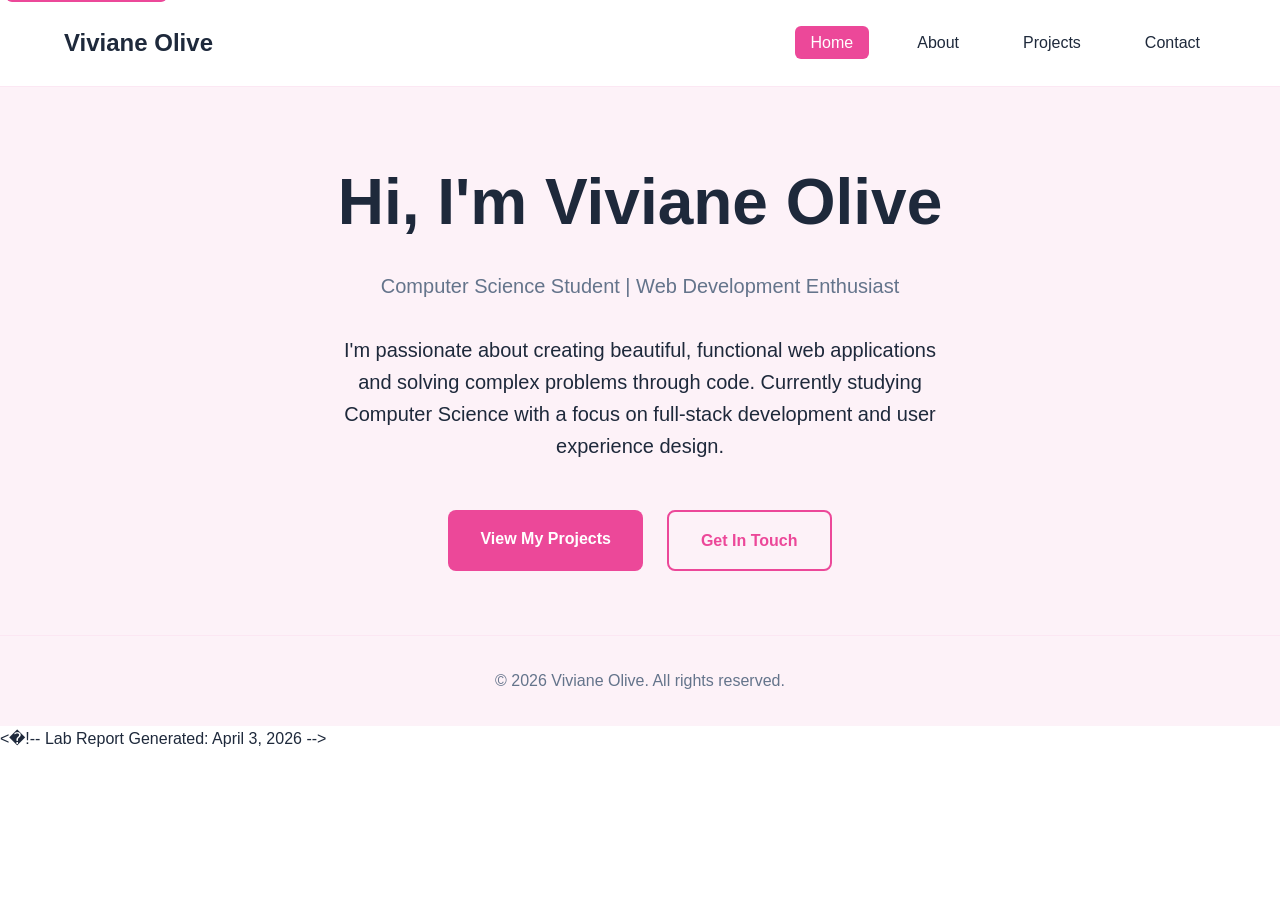
<file: index.html>
<!DOCTYPE html>
<html lang="en">
<head>
    <meta charset="UTF-8">
    <meta name="viewport" content="width=device-width, initial-scale=1.0">
    <meta name="description" content="Viviane Olive - Personal Portfolio Website">
    <title>Viviane Olive - Home</title>
    <link rel="stylesheet" href="css/style.css">
</head>
<body>
    <a href="#main" class="skip-link">Skip to main content</a>
    
    <header>
        <div class="container">
            <div class="header-content">
                <div class="logo">Viviane Olive</div>
                <nav>
                    <ul>
                        <li><a href="index.html" class="active">Home</a></li>
                        <li><a href="about.html">About</a></li>
                        <li><a href="projects.html">Projects</a></li>
                        <li><a href="contact.html">Contact</a></li>
                    </ul>
                </nav>
            </div>
        </div>
    </header>

    <main id="main">
        <section class="hero">
            <div class="container">
                <h1>Hi, I'm Viviane Olive</h1>
                <p class="tagline">Computer Science Student | Web Development Enthusiast</p>
                <p class="hero-description">
                    I'm passionate about creating beautiful, functional web applications and solving complex problems through code. Currently studying Computer Science with a focus on full-stack development and user experience design.
                </p>
                <div class="hero-buttons">
                    <a href="projects.html" class="btn btn-primary">View My Projects</a>
                    <a href="contact.html" class="btn btn-outline">Get In Touch</a>
                </div>
            </div>
        </section>
    </main>

    <footer>
        <div class="container">
            <p>&copy; <span id="year"></span> Viviane Olive. All rights reserved.</p>
        </div>
    </footer>

    <script src="js/script.js"></script>
</body>
</html>
< ! - -   L a b   R e p o r t   G e n e r a t e d :   A p r i l   3 ,   2 0 2 6   - - >  
 
</file>
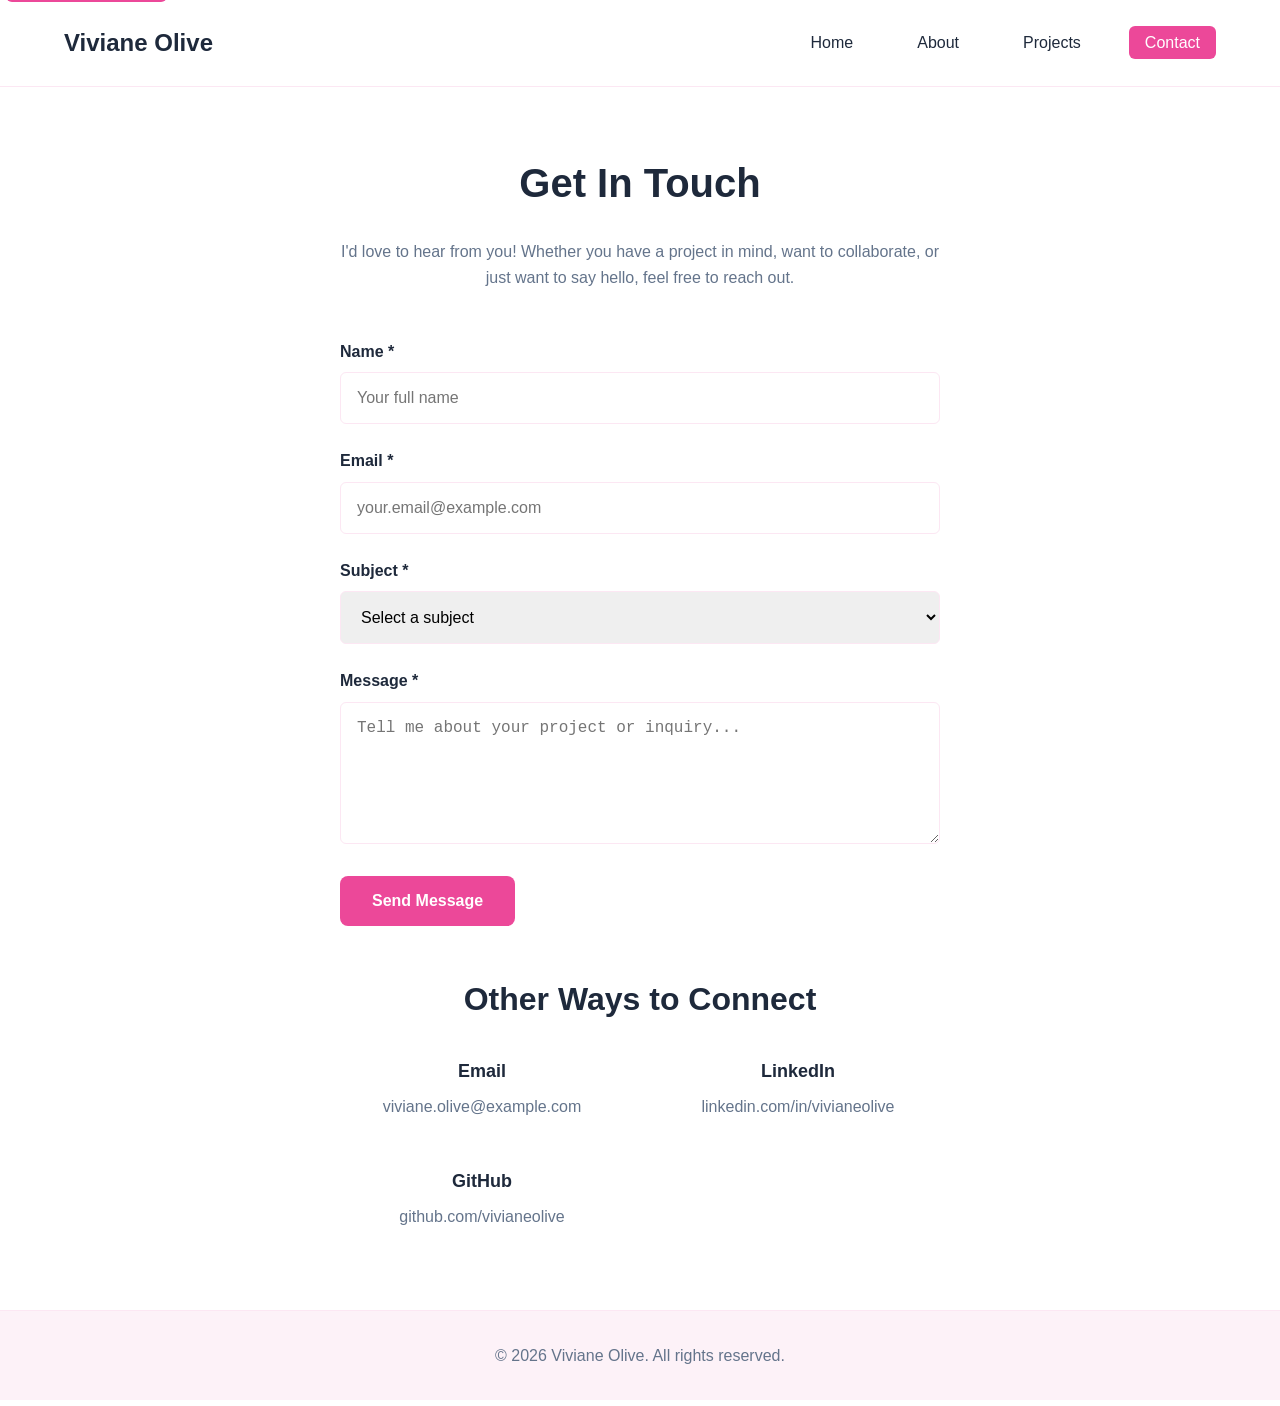
<file: contact.html>
<!DOCTYPE html>
<html lang="en">
<head>
    <meta charset="UTF-8">
    <meta name="viewport" content="width=device-width, initial-scale=1.0">
    <meta name="description" content="Contact Viviane Olive - Get in Touch">
    <title>Viviane Olive - Contact</title>
    <link rel="stylesheet" href="css/style.css">
</head>
<body>
    <a href="#main" class="skip-link">Skip to main content</a>
    
    <header>
        <div class="container">
            <div class="header-content">
                <div class="logo">Viviane Olive</div>
                <nav>
                    <ul>
                        <li><a href="index.html">Home</a></li>
                        <li><a href="about.html">About</a></li>
                        <li><a href="projects.html">Projects</a></li>
                        <li><a href="contact.html" class="active">Contact</a></li>
                    </ul>
                </nav>
            </div>
        </div>
    </header>

    <main id="main">
        <section class="contact">
            <div class="container">
                <h1>Get In Touch</h1>
                <p class="contact-intro">I'd love to hear from you! Whether you have a project in mind, want to collaborate, or just want to say hello, feel free to reach out.</p>
                
                <form class="contact-form" action="#" method="post">
                    <div class="form-group">
                        <label for="name">Name *</label>
                        <input type="text" id="name" name="name" required placeholder="Your full name">
                    </div>
                    
                    <div class="form-group">
                        <label for="email">Email *</label>
                        <input type="email" id="email" name="email" required placeholder="your.email@example.com">
                    </div>
                    
                    <div class="form-group">
                        <label for="subject">Subject *</label>
                        <select id="subject" name="subject" required>
                            <option value="">Select a subject</option>
                            <option value="project">Project Inquiry</option>
                            <option value="collaboration">Collaboration</option>
                            <option value="job">Job Opportunity</option>
                            <option value="general">General Question</option>
                            <option value="feedback">Feedback</option>
                        </select>
                    </div>
                    
                    <div class="form-group">
                        <label for="message">Message *</label>
                        <textarea id="message" name="message" required rows="6" placeholder="Tell me about your project or inquiry..."></textarea>
                    </div>
                    
                    <button type="submit" class="btn btn-primary">Send Message</button>
                </form>
                
                <div class="contact-info">
                    <h2>Other Ways to Connect</h2>
                    <div class="contact-methods">
                        <div class="contact-method">
                            <h3>Email</h3>
                            <p>viviane.olive@example.com</p>
                        </div>
                        <div class="contact-method">
                            <h3>LinkedIn</h3>
                            <p>linkedin.com/in/vivianeolive</p>
                        </div>
                        <div class="contact-method">
                            <h3>GitHub</h3>
                            <p>github.com/vivianeolive</p>
                        </div>
                    </div>
                </div>
            </div>
        </section>
    </main>

    <footer>
        <div class="container">
            <p>&copy; <span id="year"></span> Viviane Olive. All rights reserved.</p>
        </div>
    </footer>

    <script src="js/script.js"></script>
</body>
</html>
</file>
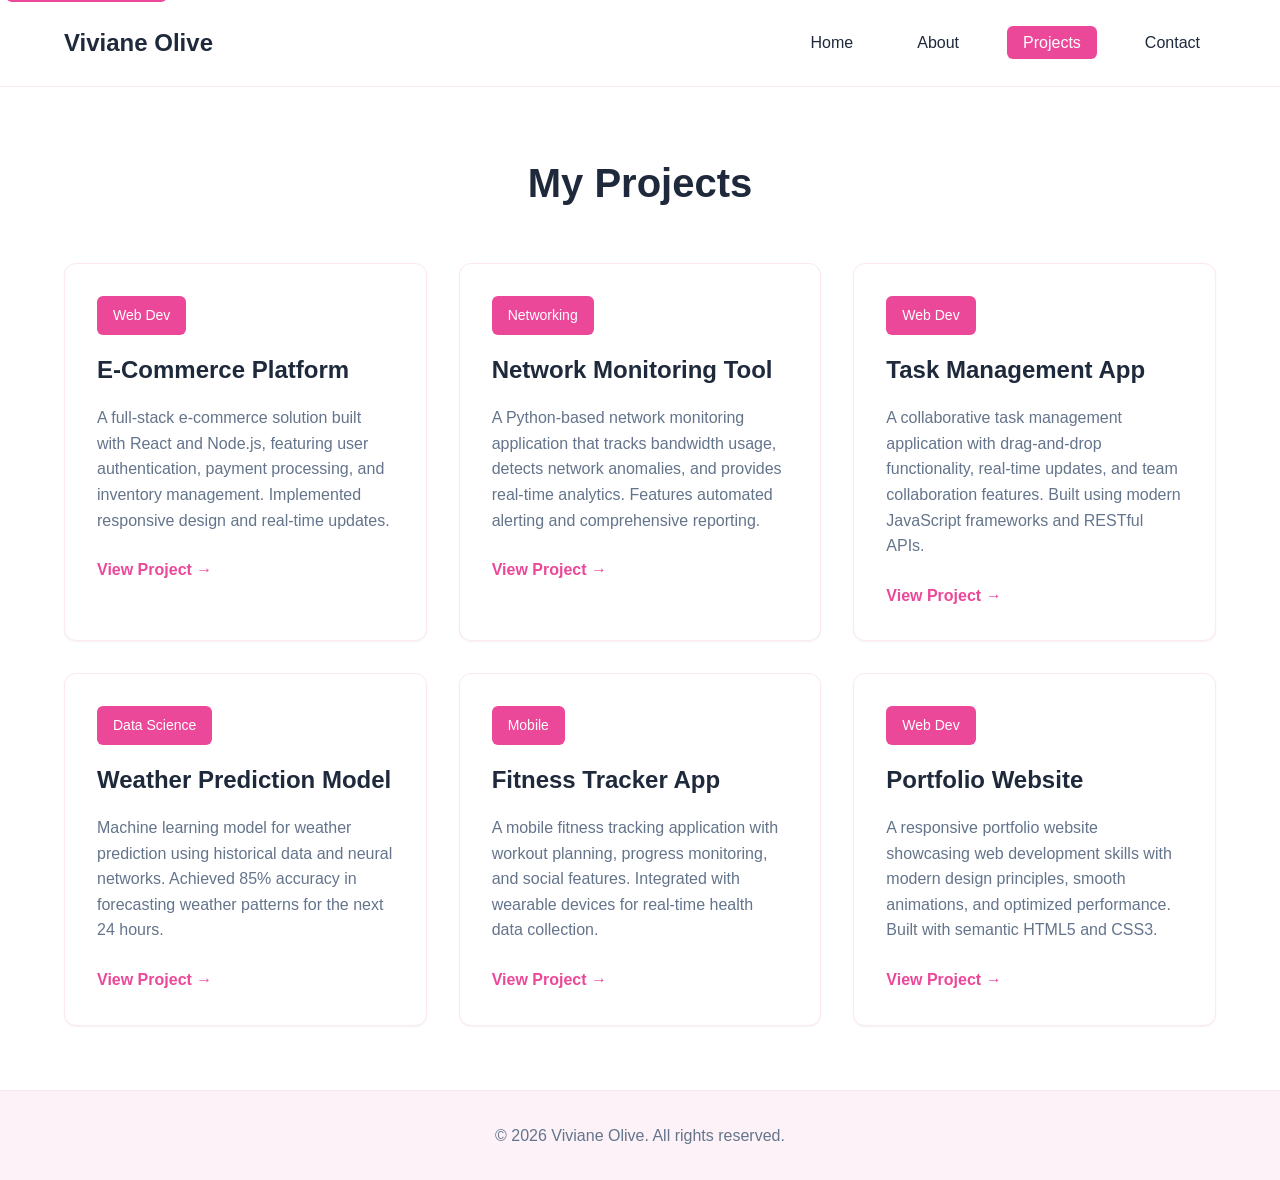
<file: projects.html>
<!DOCTYPE html>
<html lang="en">
<head>
    <meta charset="UTF-8">
    <meta name="viewport" content="width=device-width, initial-scale=1.0">
    <meta name="description" content="Viviane Olive - Projects Portfolio">
    <title>Viviane Olive - Projects</title>
    <link rel="stylesheet" href="css/style.css">
</head>
<body>
    <a href="#main" class="skip-link">Skip to main content</a>
    
    <header>
        <div class="container">
            <div class="header-content">
                <div class="logo">Viviane Olive</div>
                <nav>
                    <ul>
                        <li><a href="index.html">Home</a></li>
                        <li><a href="about.html">About</a></li>
                        <li><a href="projects.html" class="active">Projects</a></li>
                        <li><a href="contact.html">Contact</a></li>
                    </ul>
                </nav>
            </div>
        </div>
    </header>

    <main id="main">
        <section class="projects">
            <div class="container">
                <h1>My Projects</h1>
                <div class="projects-grid">
                    <article class="project-card">
                        <div class="project-tag">Web Dev</div>
                        <h2>E-Commerce Platform</h2>
                        <p>A full-stack e-commerce solution built with React and Node.js, featuring user authentication, payment processing, and inventory management. Implemented responsive design and real-time updates.</p>
                        <a href="https://github.com/johndoe/ecommerce-platform" class="project-link" target="_blank">View Project →</a>
                    </article>
                    
                    <article class="project-card">
                        <div class="project-tag">Networking</div>
                        <h2>Network Monitoring Tool</h2>
                        <p>A Python-based network monitoring application that tracks bandwidth usage, detects network anomalies, and provides real-time analytics. Features automated alerting and comprehensive reporting.</p>
                        <a href="https://github.com/johndoe/network-monitor" class="project-link" target="_blank">View Project →</a>
                    </article>
                    
                    <article class="project-card">
                        <div class="project-tag">Web Dev</div>
                        <h2>Task Management App</h2>
                        <p>A collaborative task management application with drag-and-drop functionality, real-time updates, and team collaboration features. Built using modern JavaScript frameworks and RESTful APIs.</p>
                        <a href="https://github.com/johndoe/task-manager" class="project-link" target="_blank">View Project →</a>
                    </article>
                    
                    <article class="project-card">
                        <div class="project-tag">Data Science</div>
                        <h2>Weather Prediction Model</h2>
                        <p>Machine learning model for weather prediction using historical data and neural networks. Achieved 85% accuracy in forecasting weather patterns for the next 24 hours.</p>
                        <a href="https://github.com/johndoe/weather-prediction" class="project-link" target="_blank">View Project →</a>
                    </article>
                    
                    <article class="project-card">
                        <div class="project-tag">Mobile</div>
                        <h2>Fitness Tracker App</h2>
                        <p>A mobile fitness tracking application with workout planning, progress monitoring, and social features. Integrated with wearable devices for real-time health data collection.</p>
                        <a href="https://github.com/johndoe/fitness-tracker" class="project-link" target="_blank">View Project →</a>
                    </article>
                    
                    <article class="project-card">
                        <div class="project-tag">Web Dev</div>
                        <h2>Portfolio Website</h2>
                        <p>A responsive portfolio website showcasing web development skills with modern design principles, smooth animations, and optimized performance. Built with semantic HTML5 and CSS3.</p>
                        <a href="https://github.com/johndoe/portfolio-website" class="project-link" target="_blank">View Project →</a>
                    </article>
                </div>
            </div>
        </section>
    </main>

    <footer>
        <div class="container">
            <p>&copy; <span id="year"></span> Viviane Olive. All rights reserved.</p>
        </div>
    </footer>

    <script src="js/script.js"></script>
</body>
</html>
</file>
<file: css/style.css>
/* RESET */
* {
    box-sizing: border-box;
    margin: 0;
    padding: 0;
}

/* VARIABLES */
:root {
    --primary-color: #ec4899;
    --primary-hover: #db2777;
    --secondary-color: #be185d;
    --text-color: #1e293b;
    --text-light: #64748b;
    --background-color: #ffffff;
    --background-alt: #fdf2f8;
    --border-color: #fce7f3;
    --shadow-sm: 0 1px 2px 0 rgb(0 0 0 / 0.05);
    --shadow-md: 0 4px 6px -1px rgb(0 0 0 / 0.1);
    --shadow-lg: 0 10px 15px -3px rgb(0 0 0 / 0.1);
    --radius-sm: 0.375rem;
    --radius-md: 0.5rem;
    --radius-lg: 0.75rem;
    --spacing-xs: 0.5rem;
    --spacing-sm: 1rem;
    --spacing-md: 1.5rem;
    --spacing-lg: 2rem;
    --spacing-xl: 3rem;
    --spacing-2xl: 4rem;
}

/* TYPOGRAPHY */
body {
    font-family: -apple-system, BlinkMacSystemFont, 'Segoe UI', Roboto, 'Helvetica Neue', Arial, sans-serif;
    line-height: 1.6;
    color: var(--text-color);
    background-color: var(--background-color);
}

h1 {
    font-size: 2.5rem;
    font-weight: 700;
    margin-bottom: var(--spacing-md);
    color: var(--text-color);
}

h2 {
    font-size: 2rem;
    font-weight: 600;
    margin-bottom: var(--spacing-sm);
    color: var(--text-color);
}

h3 {
    font-size: 1.5rem;
    font-weight: 600;
    margin-bottom: var(--spacing-sm);
    color: var(--text-color);
}

p {
    margin-bottom: var(--spacing-sm);
}

a {
    color: var(--primary-color);
    text-decoration: none;
    transition: color 0.2s ease;
}

a:hover {
    color: var(--primary-hover);
}

/* LAYOUT */
.container {
    max-width: 1200px;
    margin: 0 auto;
    padding: 0 var(--spacing-md);
}

.skip-link {
    position: absolute;
    top: -40px;
    left: 6px;
    background: var(--primary-color);
    color: white;
    padding: 8px;
    text-decoration: none;
    border-radius: var(--radius-sm);
    z-index: 100;
}

.skip-link:focus {
    top: 6px;
}

/* HEADER + NAV */
header {
    background-color: var(--background-color);
    border-bottom: 1px solid var(--border-color);
    position: sticky;
    top: 0;
    z-index: 50;
}

.header-content {
    display: flex;
    justify-content: space-between;
    align-items: center;
    padding: var(--spacing-md) 0;
}

.logo {
    font-size: 1.5rem;
    font-weight: 700;
    color: var(--text-color);
}

nav ul {
    display: flex;
    list-style: none;
    gap: var(--spacing-lg);
}

nav a {
    color: var(--text-color);
    font-weight: 500;
    padding: var(--spacing-xs) var(--spacing-sm);
    border-radius: var(--radius-sm);
    transition: all 0.2s ease;
}

nav a:hover {
    background-color: var(--background-alt);
    color: var(--primary-color);
}

nav a.active {
    background-color: var(--primary-color);
    color: white;
}

/* HERO SECTION */
.hero {
    background-color: var(--background-alt);
    padding: var(--spacing-2xl) 0;
    text-align: center;
}

.hero h1 {
    font-size: 3.5rem;
    margin-bottom: var(--spacing-sm);
}

.tagline {
    font-size: 1.25rem;
    color: var(--text-light);
    margin-bottom: var(--spacing-lg);
}

.hero-description {
    max-width: 600px;
    margin: 0 auto var(--spacing-xl);
    font-size: 1.125rem;
    color: var(--text-color);
}

.hero-buttons {
    display: flex;
    gap: var(--spacing-md);
    justify-content: center;
    flex-wrap: wrap;
}

/* BUTTONS */
.btn {
    display: inline-block;
    padding: var(--spacing-sm) var(--spacing-lg);
    border-radius: var(--radius-md);
    font-weight: 600;
    text-decoration: none;
    transition: all 0.2s ease;
    cursor: pointer;
    border: none;
    font-size: 1rem;
}

.btn-primary {
    background-color: var(--primary-color);
    color: white;
}

.btn-primary:hover {
    background-color: var(--primary-hover);
    transform: translateY(-1px);
    box-shadow: var(--shadow-md);
}

.btn-outline {
    background-color: transparent;
    color: var(--primary-color);
    border: 2px solid var(--primary-color);
}

.btn-outline:hover {
    background-color: var(--primary-color);
    color: white;
    transform: translateY(-1px);
    box-shadow: var(--shadow-md);
}

/* PROJECT CARDS */
.projects {
    padding: var(--spacing-2xl) 0;
}

.projects h1 {
    text-align: center;
    margin-bottom: var(--spacing-xl);
}

.projects-grid {
    display: grid;
    grid-template-columns: repeat(auto-fit, minmax(300px, 1fr));
    gap: var(--spacing-lg);
}

.project-card {
    background-color: var(--background-color);
    border: 1px solid var(--border-color);
    border-radius: var(--radius-lg);
    padding: var(--spacing-lg);
    box-shadow: var(--shadow-sm);
    transition: all 0.3s ease;
}

.project-card:hover {
    transform: translateY(-4px);
    box-shadow: var(--shadow-lg);
}

.project-tag {
    display: inline-block;
    background-color: var(--primary-color);
    color: white;
    padding: var(--spacing-xs) var(--spacing-sm);
    border-radius: var(--radius-sm);
    font-size: 0.875rem;
    font-weight: 500;
    margin-bottom: var(--spacing-sm);
}

.project-card h2 {
    font-size: 1.5rem;
    margin-bottom: var(--spacing-sm);
}

.project-card p {
    color: var(--text-light);
    margin-bottom: var(--spacing-md);
}

.project-link {
    color: var(--primary-color);
    font-weight: 600;
    display: inline-flex;
    align-items: center;
    gap: var(--spacing-xs);
}

.project-link:hover {
    gap: var(--spacing-sm);
}

/* ABOUT PAGE */
.about {
    padding: var(--spacing-2xl) 0;
}

.about-content {
    display: grid;
    grid-template-columns: 1fr;
    gap: var(--spacing-xl);
    align-items: start;
}

.about-image {
    text-align: center;
}

.about-image img {
    max-width: 300px;
    width: 100%;
    height: auto;
    border-radius: var(--radius-lg);
    box-shadow: var(--shadow-md);
}

.about-info h1 {
    margin-bottom: var(--spacing-sm);
}

.role {
    color: var(--text-light);
    font-size: 1.125rem;
    margin-bottom: var(--spacing-lg);
}

.bio {
    margin-bottom: var(--spacing-md);
}

.skills-list {
    list-style: none;
    display: grid;
    grid-template-columns: repeat(auto-fit, minmax(150px, 1fr));
    gap: var(--spacing-xs);
    margin-bottom: var(--spacing-xl);
}

.skills-list li {
    background-color: var(--background-alt);
    padding: var(--spacing-xs) var(--spacing-sm);
    border-radius: var(--radius-sm);
    text-align: center;
    font-size: 0.875rem;
}

.education-table {
    width: 100%;
    border-collapse: collapse;
    margin-top: var(--spacing-md);
}

.education-table th,
.education-table td {
    padding: var(--spacing-sm);
    text-align: left;
    border-bottom: 1px solid var(--border-color);
}

.education-table th {
    background-color: var(--background-alt);
    font-weight: 600;
}

/* CONTACT FORM */
.contact {
    padding: var(--spacing-2xl) 0;
}

.contact h1 {
    text-align: center;
    margin-bottom: var(--spacing-md);
}

.contact-intro {
    text-align: center;
    max-width: 600px;
    margin: 0 auto var(--spacing-xl);
    color: var(--text-light);
}

.contact-form {
    max-width: 600px;
    margin: 0 auto var(--spacing-xl);
}

.form-group {
    margin-bottom: var(--spacing-md);
}

.form-group label {
    display: block;
    margin-bottom: var(--spacing-xs);
    font-weight: 600;
    color: var(--text-color);
}

.form-group input,
.form-group select,
.form-group textarea {
    width: 100%;
    padding: var(--spacing-sm);
    border: 1px solid var(--border-color);
    border-radius: var(--radius-sm);
    font-size: 1rem;
    transition: border-color 0.2s ease;
}

.form-group input:focus,
.form-group select:focus,
.form-group textarea:focus {
    outline: none;
    border-color: var(--primary-color);
    box-shadow: 0 0 0 3px rgb(236 72 153 / 0.1);
}

.contact-info {
    max-width: 600px;
    margin: 0 auto;
    text-align: center;
}

.contact-info h2 {
    margin-bottom: var(--spacing-lg);
}

.contact-methods {
    display: grid;
    grid-template-columns: repeat(auto-fit, minmax(200px, 1fr));
    gap: var(--spacing-lg);
}

.contact-method h3 {
    font-size: 1.125rem;
    margin-bottom: var(--spacing-xs);
}

.contact-method p {
    color: var(--text-light);
}

/* FOOTER */
footer {
    background-color: var(--background-alt);
    border-top: 1px solid var(--border-color);
    padding: var(--spacing-lg) 0;
    text-align: center;
}

footer p {
    color: var(--text-light);
    margin: 0;
}

/* RESPONSIVE DESIGN */
@media (max-width: 599px) {
    .header-content {
        flex-direction: column;
        gap: var(--spacing-md);
    }
    
    nav ul {
        flex-direction: column;
        gap: var(--spacing-sm);
        text-align: center;
    }
    
    .hero h1 {
        font-size: 2.5rem;
    }
    
    .hero-buttons {
        flex-direction: column;
        align-items: center;
    }
    
    .projects-grid {
        grid-template-columns: 1fr;
    }
    
    .contact-methods {
        grid-template-columns: 1fr;
    }
    
    .container {
        padding: 0 var(--spacing-sm);
    }
}

@media (min-width: 768px) {
    .about-content {
        grid-template-columns: 1fr 2fr;
        gap: var(--spacing-xl);
        align-items: start;
    }
    
    .about-image {
        text-align: left;
    }
}

@media (min-width: 1024px) {
    .projects-grid {
        grid-template-columns: repeat(3, 1fr);
    }
    
    .hero h1 {
        font-size: 4rem;
    }
    
    .hero-description {
        font-size: 1.25rem;
    }
}
</file>
